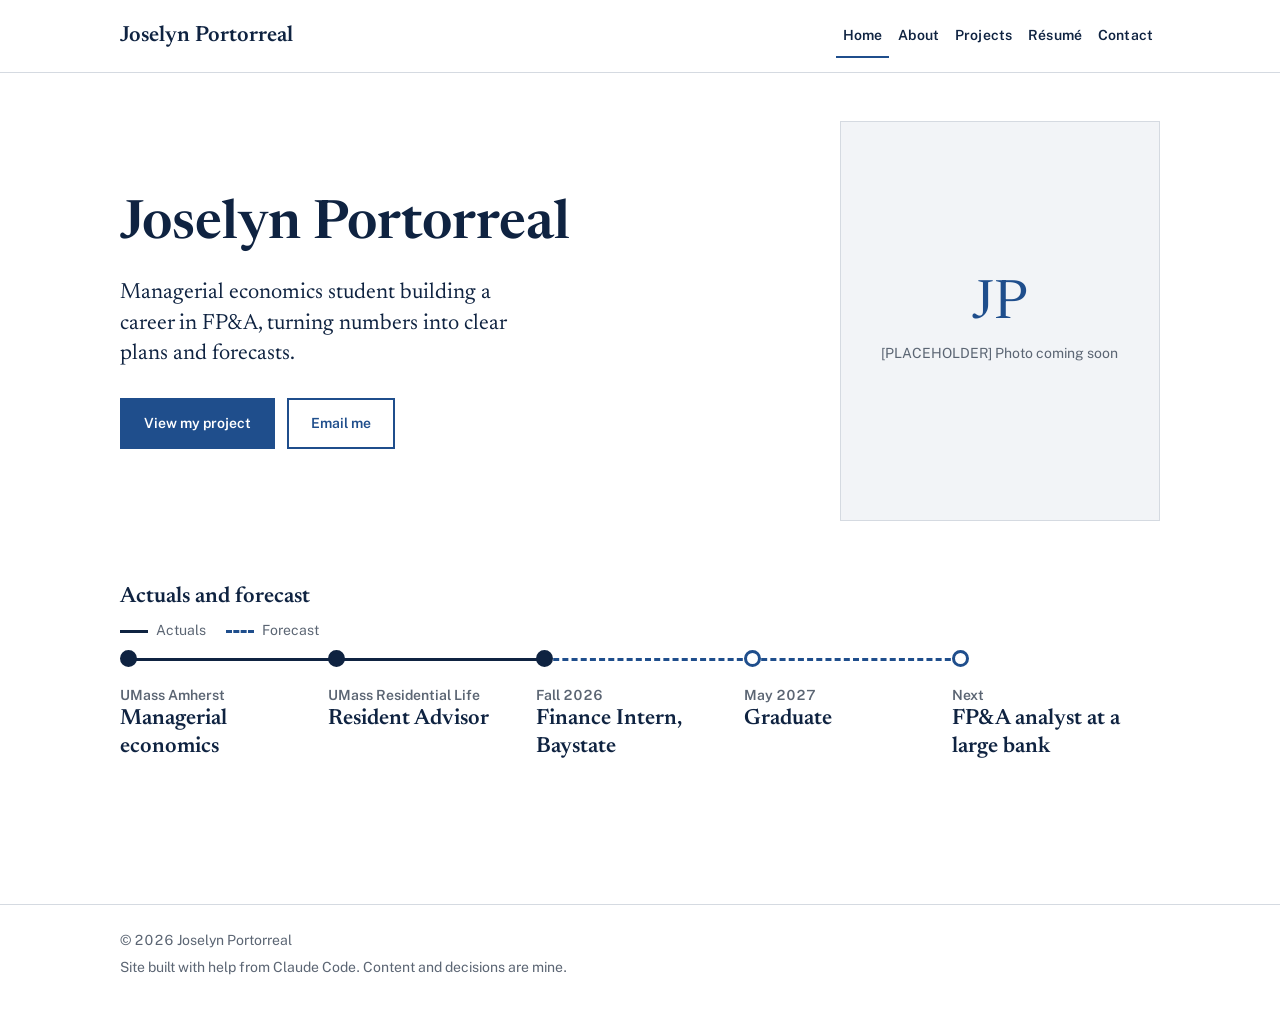
<file: index.html>
<!doctype html>
<html lang="en">
<head>
  <!-- Basic page setup -->
  <meta charset="utf-8">
  <meta name="viewport" content="width=device-width, initial-scale=1">
  <title>Joselyn Portorreal — FP&amp;A</title>
  <meta name="description" content="Joselyn Portorreal — managerial economics student at UMass Amherst building a career in FP&amp;A.">
  <meta name="theme-color" content="#0F2341">
  <!-- How the link looks when shared (LinkedIn, texts, email) -->
  <meta property="og:title" content="Joselyn Portorreal — FP&amp;A">
  <meta property="og:description" content="Joselyn Portorreal — managerial economics student at UMass Amherst building a career in FP&amp;A.">
  <meta property="og:type" content="website">
  <!-- Small navy icon in the browser tab -->
  <link rel="icon" href="./favicon.svg" type="image/svg+xml">
  <!-- Fonts: Newsreader (headings) and Public Sans (body); the site falls back to Georgia/Arial offline -->
  <link rel="preconnect" href="https://fonts.googleapis.com">
  <link rel="preconnect" href="https://fonts.gstatic.com" crossorigin>
  <link rel="stylesheet" href="https://fonts.googleapis.com/css2?family=Newsreader:opsz,wght@6..72,400;6..72,600&family=Public+Sans:wght@400;600&display=swap">
  <!-- Shared styles for every page -->
  <link rel="stylesheet" href="./styles.css">
</head>
<body>
  <!-- Header: name (links home) and the menu, same on every page -->
  <header class="site-header">
    <div class="wrap">
      <a class="brand" href="./index.html">Joselyn Portorreal</a>
      <nav class="site-nav" aria-label="Main menu">
        <ul>
          <li><a href="./index.html" aria-current="page">Home</a></li>
          <li><a href="./about.html">About</a></li>
          <li><a href="./projects.html">Projects</a></li>
          <li><a href="./resume.html">Résumé</a></li>
          <li><a href="./contact.html">Contact</a></li>
        </ul>
      </nav>
    </div>
  </header>

  <main>
    <div class="wrap">
      <!-- Intro: name, one-line pitch, and the two things a recruiter wants to do -->
      <section class="hero" aria-labelledby="hi">
        <div>
          <h1 id="hi">Joselyn Portorreal</h1>
          <p class="lead">Managerial economics student building a career in FP&amp;A, turning numbers into clear plans and forecasts.</p>
          <div class="actions">
            <a class="btn" href="./projects.html">View my project</a>
            <a class="btn secondary" href="mailto:joselyn.laup@gmail.com">Email me</a>
          </div>
        </div>
        <!-- Photo placeholder: replace with <img class="photo" src="./photo.jpg" ...> when the photo is added -->
        <div class="photo photo-placeholder" role="img" aria-label="Photo placeholder">
          <span class="initials" aria-hidden="true">JP</span>
          <p>[PLACEHOLDER] Photo coming soon</p>
        </div>
      </section>

      <!-- The path chart: what has happened (solid) and the plan (dashed) -->
      <section class="path" aria-labelledby="path-h">
        <h2 id="path-h">Actuals and forecast</h2>
        <p class="key"><span>Actuals</span><span class="fc">Forecast</span></p>
        <ol class="milestones">
          <li tabindex="0">
            <span class="dot" aria-hidden="true"></span>
            <span class="when">UMass Amherst</span>
            <span class="what">Managerial economics</span>
            <span class="detail">B.S. in Managerial Economics, expected May 2027.</span>
          </li>
          <li tabindex="0">
            <span class="dot" aria-hidden="true"></span>
            <span class="when">UMass Residential Life</span>
            <span class="what">Resident Advisor</span>
            <span class="detail">Taught me responsibility and how to stay calm under pressure.</span>
          </li>
          <li class="to-forecast" tabindex="0">
            <span class="dot" aria-hidden="true"></span>
            <span class="when">Fall 2026</span>
            <span class="what">Finance Intern, Baystate</span>
            <span class="detail">Hands-on work with real budget numbers.</span>
          </li>
          <li class="forecast" tabindex="0">
            <span class="dot" aria-hidden="true"></span>
            <span class="when">May 2027</span>
            <span class="what">Graduate</span>
            <span class="detail">B.S. in Managerial Economics, UMass Amherst.</span>
          </li>
          <li class="forecast" tabindex="0">
            <span class="dot" aria-hidden="true"></span>
            <span class="when">Next</span>
            <span class="what">FP&amp;A analyst at a large bank</span>
            <span class="detail">Budgets, forecasts and planning for internal teams.</span>
          </li>
        </ol>
      </section>
    </div>
  </main>

  <!-- Footer: copyright and AI disclosure -->
  <footer class="site-footer">
    <div class="wrap">
      <p>© 2026 Joselyn Portorreal</p>
      <p>Site built with help from Claude Code. Content and decisions are mine.</p>
    </div>
  </footer>
</body>
</html>
</file>
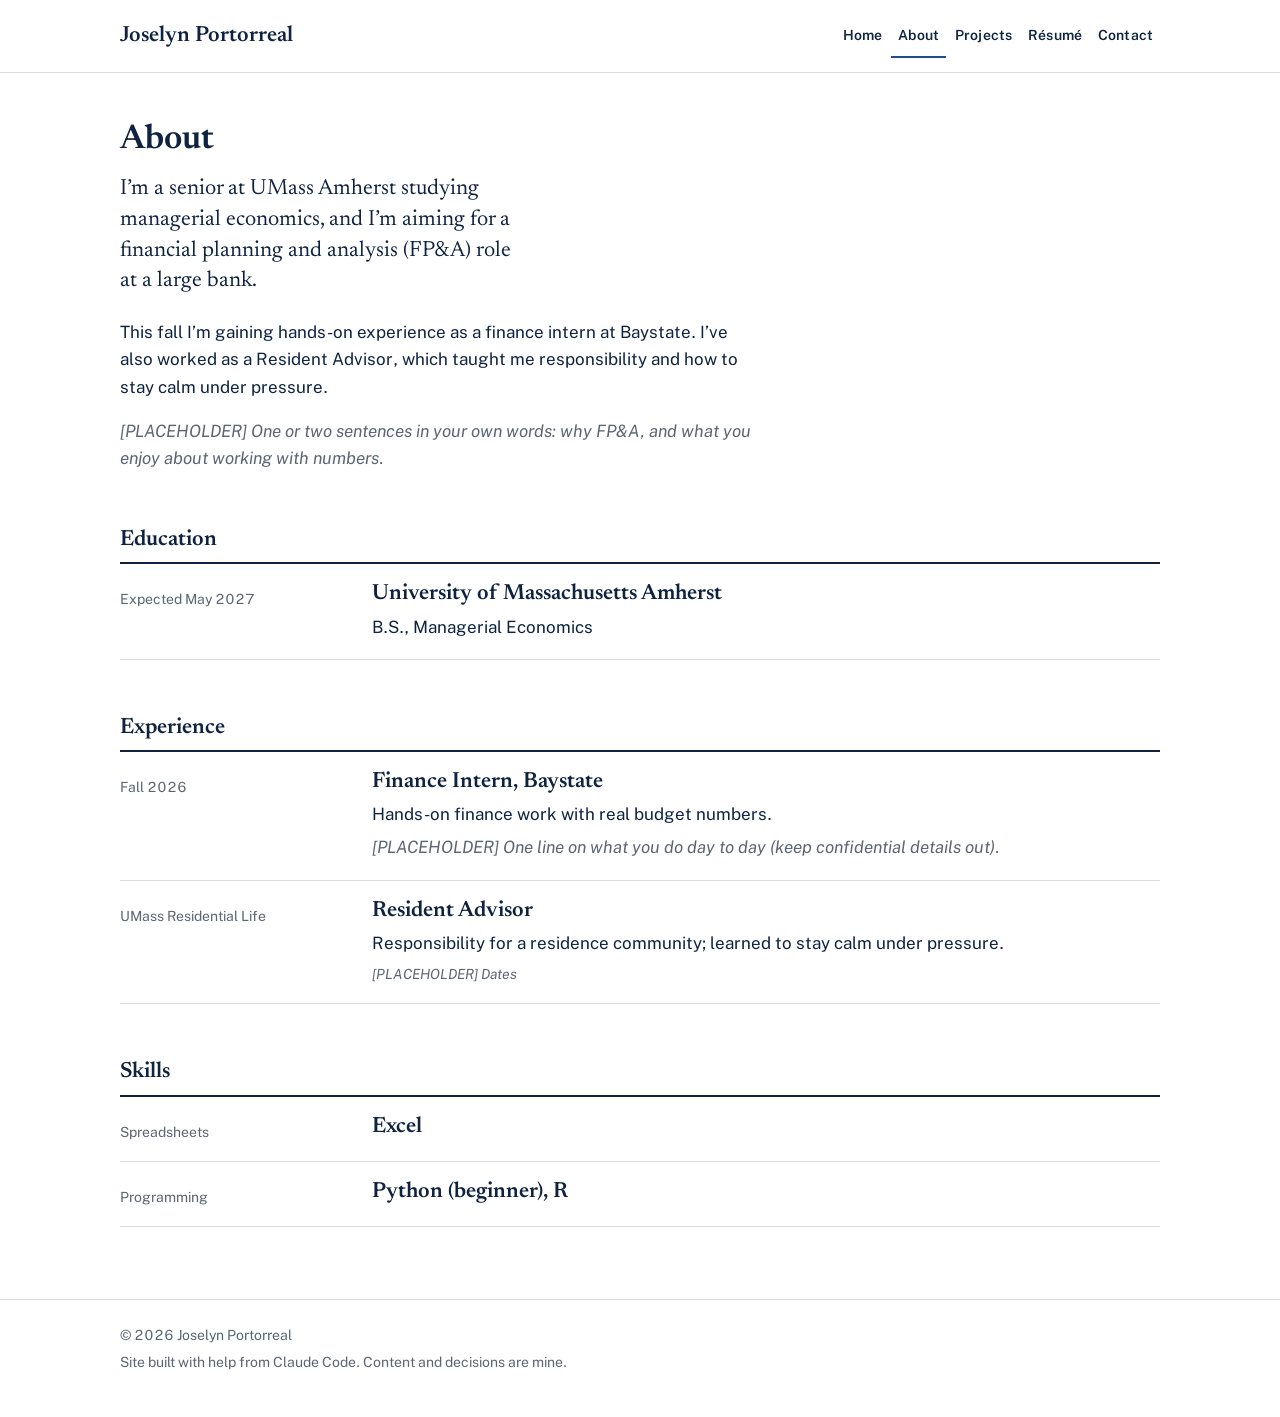
<file: about.html>
<!doctype html>
<html lang="en">
<head>
  <!-- Basic page setup -->
  <meta charset="utf-8">
  <meta name="viewport" content="width=device-width, initial-scale=1">
  <title>About — Joselyn Portorreal</title>
  <meta name="description" content="Joselyn Portorreal — managerial economics student at UMass Amherst building a career in FP&amp;A.">
  <meta name="theme-color" content="#0F2341">
  <!-- How the link looks when shared (LinkedIn, texts, email) -->
  <meta property="og:title" content="About — Joselyn Portorreal">
  <meta property="og:description" content="Joselyn Portorreal — managerial economics student at UMass Amherst building a career in FP&amp;A.">
  <meta property="og:type" content="website">
  <!-- Small navy icon in the browser tab -->
  <link rel="icon" href="./favicon.svg" type="image/svg+xml">
  <!-- Fonts: Newsreader (headings) and Public Sans (body); the site falls back to Georgia/Arial offline -->
  <link rel="preconnect" href="https://fonts.googleapis.com">
  <link rel="preconnect" href="https://fonts.gstatic.com" crossorigin>
  <link rel="stylesheet" href="https://fonts.googleapis.com/css2?family=Newsreader:opsz,wght@6..72,400;6..72,600&family=Public+Sans:wght@400;600&display=swap">
  <!-- Shared styles for every page -->
  <link rel="stylesheet" href="./styles.css">
</head>
<body>
  <!-- Header: name (links home) and the menu, same on every page -->
  <header class="site-header">
    <div class="wrap">
      <a class="brand" href="./index.html">Joselyn Portorreal</a>
      <nav class="site-nav" aria-label="Main menu">
        <ul>
          <li><a href="./index.html">Home</a></li>
          <li><a href="./about.html" aria-current="page">About</a></li>
          <li><a href="./projects.html">Projects</a></li>
          <li><a href="./resume.html">Résumé</a></li>
          <li><a href="./contact.html">Contact</a></li>
        </ul>
      </nav>
    </div>
  </header>

  <main>
    <div class="wrap">
      <h1 class="page-title">About</h1>
      <p class="lead">I’m a senior at UMass Amherst studying managerial economics, and I’m aiming for a financial planning and analysis (FP&amp;A) role at a large bank.</p>
      <p>This fall I’m gaining hands-on experience as a finance intern at Baystate. I’ve also worked as a Resident Advisor, which taught me responsibility and how to stay calm under pressure.</p>
      <p class="placeholder">[PLACEHOLDER] One or two sentences in your own words: why FP&amp;A, and what you enjoy about working with numbers.</p>

      <!-- Education -->
      <section class="section" aria-labelledby="edu">
        <h2 id="edu">Education</h2>
        <ul class="ledger">
          <li>
            <p class="item-meta">Expected May 2027</p>
            <div>
              <h3 class="item-title">University of Massachusetts Amherst</h3>
              <p class="item-body">B.S., Managerial Economics</p>
            </div>
          </li>
        </ul>
      </section>

      <!-- Experience -->
      <section class="section" aria-labelledby="exp">
        <h2 id="exp">Experience</h2>
        <ul class="ledger">
          <li>
            <p class="item-meta">Fall 2026</p>
            <div>
              <h3 class="item-title">Finance Intern, Baystate</h3>
              <p class="item-body">Hands-on finance work with real budget numbers.</p>
              <p class="item-body placeholder">[PLACEHOLDER] One line on what you do day to day (keep confidential details out).</p>
            </div>
          </li>
          <li>
            <p class="item-meta">UMass Residential Life</p>
            <div>
              <h3 class="item-title">Resident Advisor</h3>
              <p class="item-body">Responsibility for a residence community; learned to stay calm under pressure.</p>
              <p class="item-meta placeholder">[PLACEHOLDER] Dates</p>
            </div>
          </li>
        </ul>
      </section>

      <!-- Skills -->
      <section class="section" aria-labelledby="skills">
        <h2 id="skills">Skills</h2>
        <ul class="ledger">
          <li><p class="item-meta">Spreadsheets</p><div><h3 class="item-title">Excel</h3></div></li>
          <li><p class="item-meta">Programming</p><div><h3 class="item-title">Python (beginner), R</h3></div></li>
        </ul>
      </section>
    </div>
  </main>

  <!-- Footer: copyright and AI disclosure -->
  <footer class="site-footer">
    <div class="wrap">
      <p>© 2026 Joselyn Portorreal</p>
      <p>Site built with help from Claude Code. Content and decisions are mine.</p>
    </div>
  </footer>
</body>
</html>
</file>
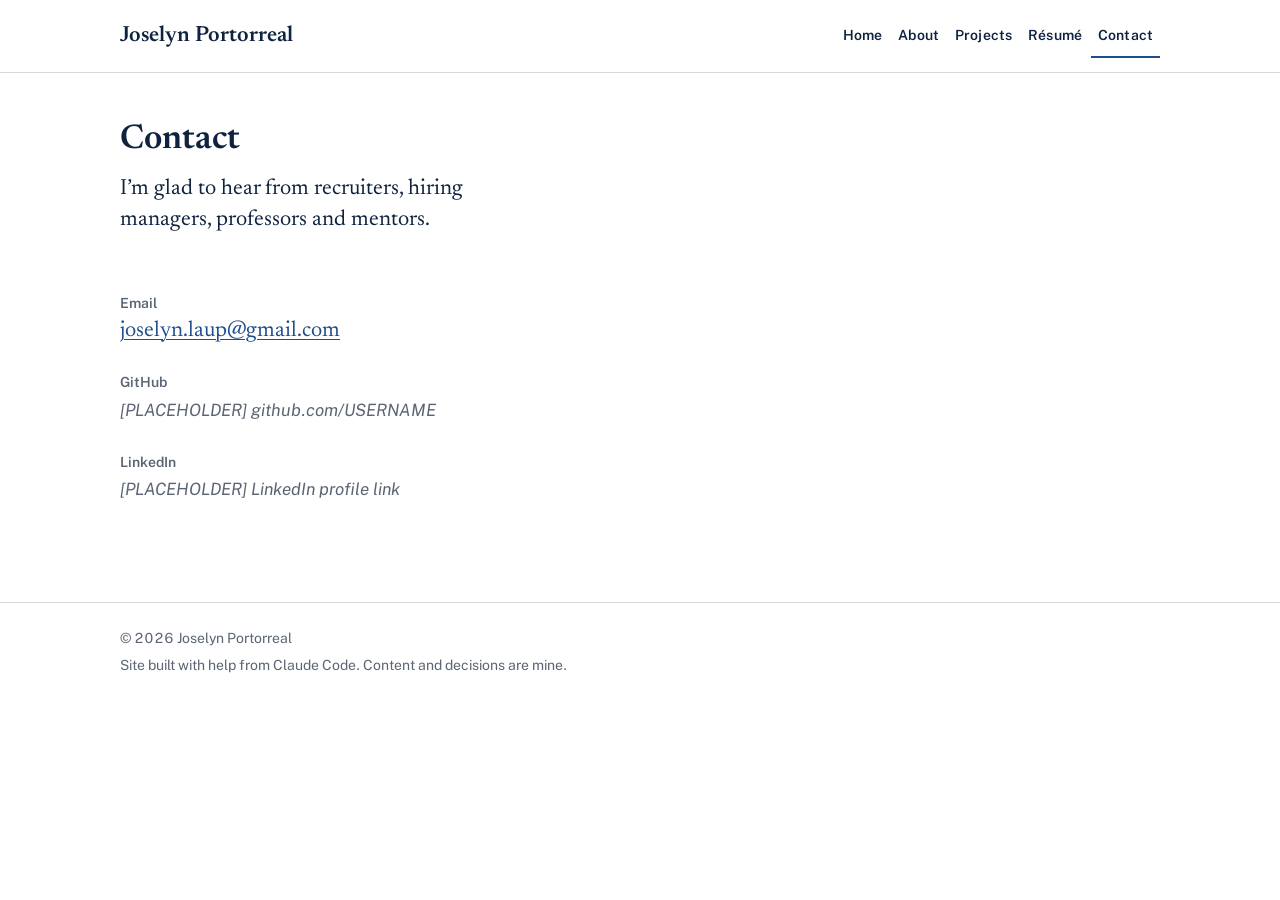
<file: contact.html>
<!doctype html>
<html lang="en">
<head>
  <!-- Basic page setup -->
  <meta charset="utf-8">
  <meta name="viewport" content="width=device-width, initial-scale=1">
  <title>Contact — Joselyn Portorreal</title>
  <meta name="description" content="Joselyn Portorreal — managerial economics student at UMass Amherst building a career in FP&amp;A.">
  <meta name="theme-color" content="#0F2341">
  <!-- How the link looks when shared (LinkedIn, texts, email) -->
  <meta property="og:title" content="Contact — Joselyn Portorreal">
  <meta property="og:description" content="Joselyn Portorreal — managerial economics student at UMass Amherst building a career in FP&amp;A.">
  <meta property="og:type" content="website">
  <!-- Small navy icon in the browser tab -->
  <link rel="icon" href="./favicon.svg" type="image/svg+xml">
  <!-- Fonts: Newsreader (headings) and Public Sans (body); the site falls back to Georgia/Arial offline -->
  <link rel="preconnect" href="https://fonts.googleapis.com">
  <link rel="preconnect" href="https://fonts.gstatic.com" crossorigin>
  <link rel="stylesheet" href="https://fonts.googleapis.com/css2?family=Newsreader:opsz,wght@6..72,400;6..72,600&family=Public+Sans:wght@400;600&display=swap">
  <!-- Shared styles for every page -->
  <link rel="stylesheet" href="./styles.css">
</head>
<body>
  <!-- Header: name (links home) and the menu, same on every page -->
  <header class="site-header">
    <div class="wrap">
      <a class="brand" href="./index.html">Joselyn Portorreal</a>
      <nav class="site-nav" aria-label="Main menu">
        <ul>
          <li><a href="./index.html">Home</a></li>
          <li><a href="./about.html">About</a></li>
          <li><a href="./projects.html">Projects</a></li>
          <li><a href="./resume.html">Résumé</a></li>
          <li><a href="./contact.html" aria-current="page">Contact</a></li>
        </ul>
      </nav>
    </div>
  </header>

  <main>
    <div class="wrap">
      <h1 class="page-title">Contact</h1>
      <p class="lead">I’m glad to hear from recruiters, hiring managers, professors and mentors.</p>

      <dl class="contact-list section">
        <dt>Email</dt>
        <dd><a href="mailto:joselyn.laup@gmail.com">joselyn.laup@gmail.com</a></dd>
        <dt>GitHub</dt>
        <dd><span class="placeholder">[PLACEHOLDER] github.com/USERNAME</span></dd>
        <dt>LinkedIn</dt>
        <dd><span class="placeholder">[PLACEHOLDER] LinkedIn profile link</span></dd>
      </dl>
    </div>
  </main>

  <!-- Footer: copyright and AI disclosure -->
  <footer class="site-footer">
    <div class="wrap">
      <p>© 2026 Joselyn Portorreal</p>
      <p>Site built with help from Claude Code. Content and decisions are mine.</p>
    </div>
  </footer>
</body>
</html>
</file>
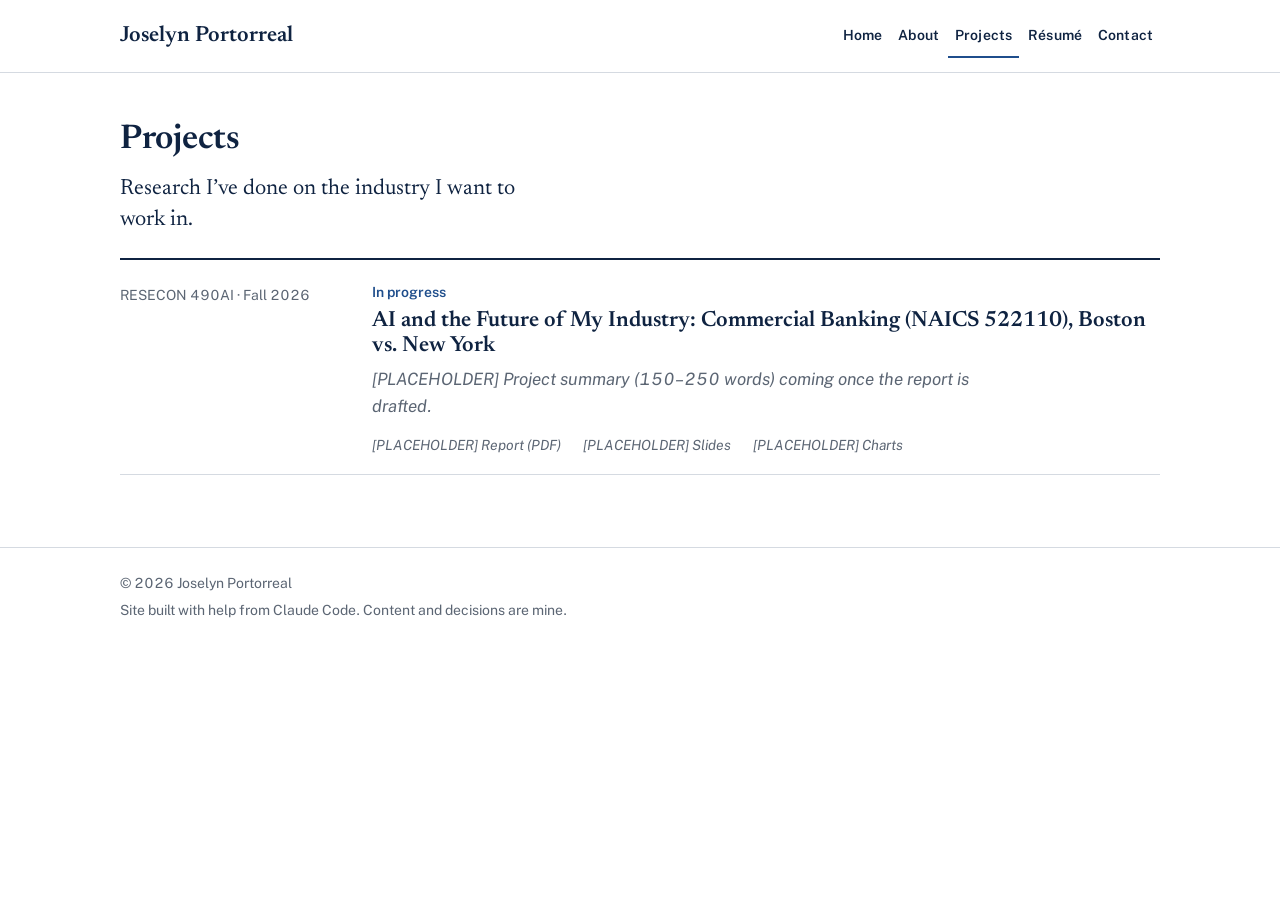
<file: projects.html>
<!doctype html>
<html lang="en">
<head>
  <!-- Basic page setup -->
  <meta charset="utf-8">
  <meta name="viewport" content="width=device-width, initial-scale=1">
  <title>Projects — Joselyn Portorreal</title>
  <meta name="description" content="Joselyn Portorreal — managerial economics student at UMass Amherst building a career in FP&amp;A.">
  <meta name="theme-color" content="#0F2341">
  <!-- How the link looks when shared (LinkedIn, texts, email) -->
  <meta property="og:title" content="Projects — Joselyn Portorreal">
  <meta property="og:description" content="Joselyn Portorreal — managerial economics student at UMass Amherst building a career in FP&amp;A.">
  <meta property="og:type" content="website">
  <!-- Small navy icon in the browser tab -->
  <link rel="icon" href="./favicon.svg" type="image/svg+xml">
  <!-- Fonts: Newsreader (headings) and Public Sans (body); the site falls back to Georgia/Arial offline -->
  <link rel="preconnect" href="https://fonts.googleapis.com">
  <link rel="preconnect" href="https://fonts.gstatic.com" crossorigin>
  <link rel="stylesheet" href="https://fonts.googleapis.com/css2?family=Newsreader:opsz,wght@6..72,400;6..72,600&family=Public+Sans:wght@400;600&display=swap">
  <!-- Shared styles for every page -->
  <link rel="stylesheet" href="./styles.css">
</head>
<body>
  <!-- Header: name (links home) and the menu, same on every page -->
  <header class="site-header">
    <div class="wrap">
      <a class="brand" href="./index.html">Joselyn Portorreal</a>
      <nav class="site-nav" aria-label="Main menu">
        <ul>
          <li><a href="./index.html">Home</a></li>
          <li><a href="./about.html">About</a></li>
          <li><a href="./projects.html" aria-current="page">Projects</a></li>
          <li><a href="./resume.html">Résumé</a></li>
          <li><a href="./contact.html">Contact</a></li>
        </ul>
      </nav>
    </div>
  </header>

  <main>
    <div class="wrap">
      <h1 class="page-title">Projects</h1>
      <p class="lead">Research I’ve done on the industry I want to work in.</p>

      <ul class="ledger">
        <li>
          <p class="item-meta">RESECON 490AI · Fall 2026</p>
          <div>
            <span class="status">In progress</span>
            <h2 class="item-title">AI and the Future of My Industry: Commercial Banking (NAICS 522110), Boston vs. New York</h2>
            <p class="item-body placeholder">[PLACEHOLDER] Project summary (150–250 words) coming once the report is drafted.</p>
            <!-- Placeholder links: no href yet, so they can't be clicked by mistake -->
            <ul class="project-links">
              <li><a class="placeholder">[PLACEHOLDER] Report (PDF)</a></li>
              <li><a class="placeholder">[PLACEHOLDER] Slides</a></li>
              <li><a class="placeholder">[PLACEHOLDER] Charts</a></li>
            </ul>
          </div>
        </li>
      </ul>
    </div>
  </main>

  <!-- Footer: copyright and AI disclosure -->
  <footer class="site-footer">
    <div class="wrap">
      <p>© 2026 Joselyn Portorreal</p>
      <p>Site built with help from Claude Code. Content and decisions are mine.</p>
    </div>
  </footer>
</body>
</html>
</file>
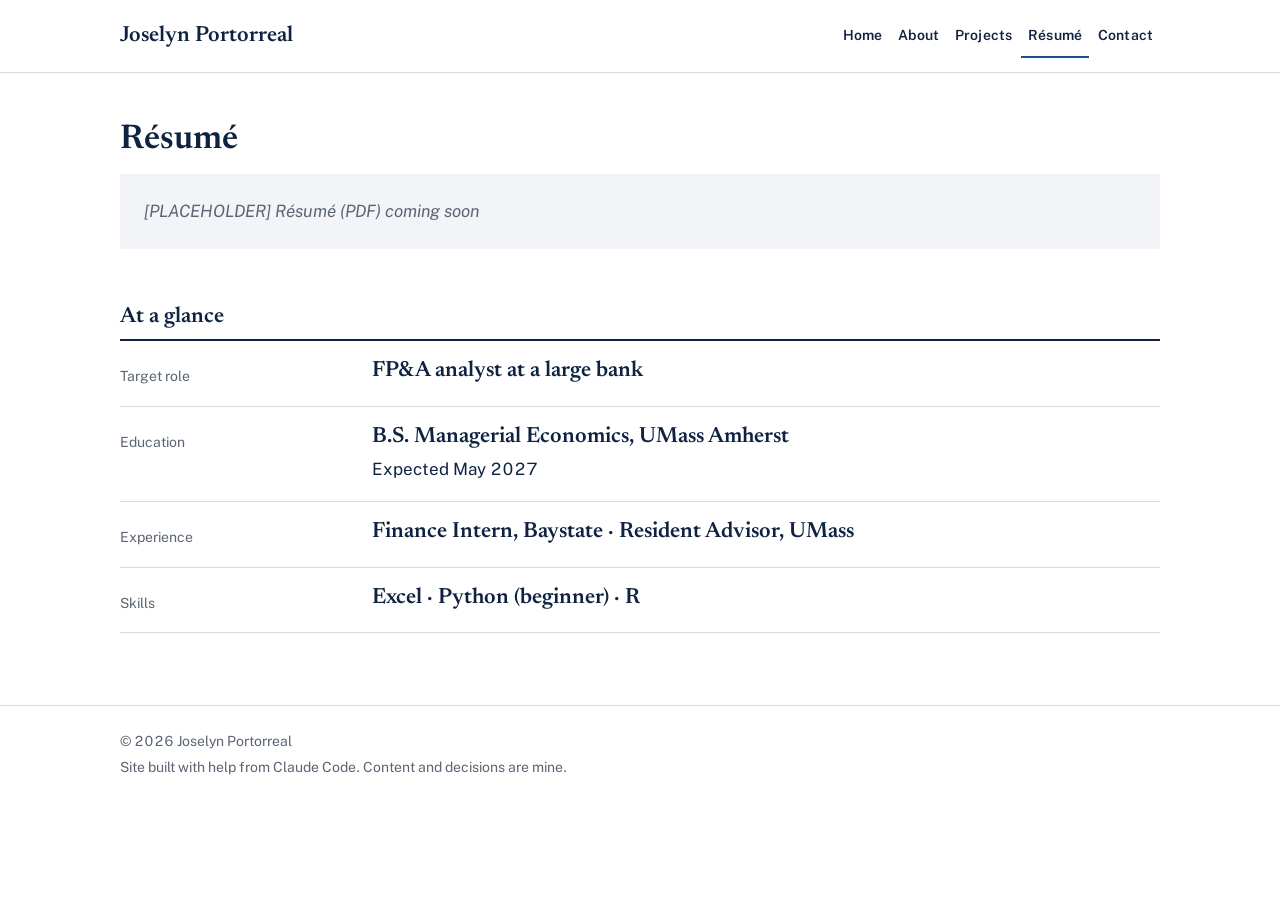
<file: resume.html>
<!doctype html>
<html lang="en">
<head>
  <!-- Basic page setup -->
  <meta charset="utf-8">
  <meta name="viewport" content="width=device-width, initial-scale=1">
  <title>Résumé — Joselyn Portorreal</title>
  <meta name="description" content="Joselyn Portorreal — managerial economics student at UMass Amherst building a career in FP&amp;A.">
  <meta name="theme-color" content="#0F2341">
  <!-- How the link looks when shared (LinkedIn, texts, email) -->
  <meta property="og:title" content="Résumé — Joselyn Portorreal">
  <meta property="og:description" content="Joselyn Portorreal — managerial economics student at UMass Amherst building a career in FP&amp;A.">
  <meta property="og:type" content="website">
  <!-- Small navy icon in the browser tab -->
  <link rel="icon" href="./favicon.svg" type="image/svg+xml">
  <!-- Fonts: Newsreader (headings) and Public Sans (body); the site falls back to Georgia/Arial offline -->
  <link rel="preconnect" href="https://fonts.googleapis.com">
  <link rel="preconnect" href="https://fonts.gstatic.com" crossorigin>
  <link rel="stylesheet" href="https://fonts.googleapis.com/css2?family=Newsreader:opsz,wght@6..72,400;6..72,600&family=Public+Sans:wght@400;600&display=swap">
  <!-- Shared styles for every page -->
  <link rel="stylesheet" href="./styles.css">
</head>
<body>
  <!-- Header: name (links home) and the menu, same on every page -->
  <header class="site-header">
    <div class="wrap">
      <a class="brand" href="./index.html">Joselyn Portorreal</a>
      <nav class="site-nav" aria-label="Main menu">
        <ul>
          <li><a href="./index.html">Home</a></li>
          <li><a href="./about.html">About</a></li>
          <li><a href="./projects.html">Projects</a></li>
          <li><a href="./resume.html" aria-current="page">Résumé</a></li>
          <li><a href="./contact.html">Contact</a></li>
        </ul>
      </nav>
    </div>
  </header>

  <main>
    <div class="wrap">
      <h1 class="page-title">Résumé</h1>
      <!-- When site/resume.pdf exists, replace this panel with a link: <a class="btn" href="./resume.pdf">Download my résumé (PDF)</a> -->
      <div class="panel">
        <p class="placeholder" style="margin:0">[PLACEHOLDER] Résumé (PDF) coming soon</p>
      </div>

      <section class="section" aria-labelledby="glance">
        <h2 id="glance">At a glance</h2>
        <ul class="ledger">
          <li><p class="item-meta">Target role</p><div><h3 class="item-title">FP&amp;A analyst at a large bank</h3></div></li>
          <li><p class="item-meta">Education</p><div><h3 class="item-title">B.S. Managerial Economics, UMass Amherst</h3><p class="item-body">Expected May 2027</p></div></li>
          <li><p class="item-meta">Experience</p><div><h3 class="item-title">Finance Intern, Baystate · Resident Advisor, UMass</h3></div></li>
          <li><p class="item-meta">Skills</p><div><h3 class="item-title">Excel · Python (beginner) · R</h3></div></li>
        </ul>
      </section>
    </div>
  </main>

  <!-- Footer: copyright and AI disclosure -->
  <footer class="site-footer">
    <div class="wrap">
      <p>© 2026 Joselyn Portorreal</p>
      <p>Site built with help from Claude Code. Content and decisions are mine.</p>
    </div>
  </footer>
</body>
</html>
</file>
<file: styles.css>
/* ==========================================================
   styles.css — shared by every page of Joselyn's site
   Order: tokens → base → layout → components → page parts
   ========================================================== */

/* ---------- 1. Design tokens (change colors and sizes here) ---------- */
:root {
  --ground: #FFFFFF;     /* page background: white paper */
  --ink: #0F2341;        /* main text: deep navy */
  --accent: #1F4E8C;     /* links, buttons, the forecast line */
  --surface: #F2F4F7;    /* light gray panels */
  --muted: #5B6573;      /* secondary text (passes 4.5:1 on white) */
  --rule: #D5DAE1;       /* thin ledger lines */

  --serif: "Newsreader", Georgia, "Times New Roman", serif;          /* headings */
  --sans: "Public Sans", "Helvetica Neue", Arial, sans-serif;        /* body and numbers */

  /* Five type sizes, clearly far apart */
  --s1: 14px;   /* small labels, footer */
  --s2: 17px;   /* body text */
  --s3: 22px;   /* sub-headings, line-item titles */
  --s4: 34px;   /* page headings */
  --s5: 54px;   /* the name on Home */

  --wrap: 1080px;  /* maximum content width */
  --gutter: 20px;  /* side padding on phones */
}

/* ---------- 2. Base ---------- */
*, *::before, *::after { box-sizing: border-box; }   /* sizes include padding */

html { -webkit-text-size-adjust: 100%; }             /* stop iPhone from enlarging text */

body {
  margin: 0;                                          /* no default browser margin */
  background: var(--ground);                          /* white page */
  color: var(--ink);                                  /* navy text */
  font-family: var(--sans);                           /* body font */
  font-size: var(--s2);                               /* body size */
  line-height: 1.6;                                   /* comfortable reading */
  font-variant-numeric: tabular-nums;                 /* numbers line up, like a spreadsheet */
  caret-color: var(--accent);                         /* themed text cursor */
}

::selection { background: var(--accent); color: #fff; }  /* themed text highlight */

h1, h2, h3 {
  font-family: var(--serif);   /* serious, trustworthy headings */
  font-weight: 600;            /* firm but not heavy */
  line-height: 1.15;           /* tight heading lines */
  margin: 0 0 0.4em;           /* small gap below */
}

p { margin: 0 0 1em; max-width: 64ch; }   /* readable line length */

a {
  color: var(--accent);             /* navy links */
  text-underline-offset: 3px;       /* underline sits clear of the letters */
  text-decoration-thickness: 1px;   /* fine underline */
}
a:hover { color: var(--ink); }      /* darker on hover */

/* Visible keyboard focus everywhere (never removed) */
:focus-visible { outline: 3px solid var(--accent); outline-offset: 3px; }

/* Screen-reader-only helper */
.sr-only {
  position: absolute; width: 1px; height: 1px;   /* tiny */
  overflow: hidden; clip: rect(0 0 0 0);          /* hidden visually, still read aloud */
  white-space: nowrap;
}

/* Every placeholder is tinted so Joselyn can spot it on the page too */
.placeholder { color: var(--muted); font-style: italic; }

/* ---------- 3. Layout ---------- */
.wrap {
  max-width: var(--wrap);            /* keep lines from getting too long */
  margin: 0 auto;                    /* center the column */
  padding: 0 var(--gutter);          /* side breathing room */
}

/* Header: name on the left, menu on the right */
.site-header { border-bottom: 1px solid var(--rule); }   /* one ledger line under the header */
.site-header .wrap {
  display: flex;                    /* name and menu in a row */
  flex-wrap: wrap;                  /* menu drops below on narrow phones */
  align-items: center;              /* vertically centered */
  justify-content: space-between;   /* push apart */
  gap: 8px 24px;                    /* space when wrapped */
  padding-top: 14px; padding-bottom: 14px;
}
.brand {
  font-family: var(--serif);        /* name in the heading face */
  font-size: var(--s3);             /* clear but not loud */
  font-weight: 600;
  color: var(--ink);
  text-decoration: none;            /* it's a home link, not body text */
}
.site-nav ul {
  list-style: none;                 /* no bullets */
  margin: 0; padding: 0;
  display: flex; flex-wrap: wrap;   /* menu items in a row, wrapping if needed */
  gap: 4px 2px;
}
.site-nav a {
  display: inline-block;            /* gives it a real touch target */
  padding: 10px 7px;                /* at least 44px tall with line-height; narrow sides so all five fit on a phone */
  font-size: var(--s1);
  font-weight: 600;
  letter-spacing: 0.01em;
  color: var(--ink);
  text-decoration: none;
  border-bottom: 2px solid transparent;   /* reserved space for the active marker */
}
.site-nav a:hover { color: var(--accent); }
.site-nav a[aria-current="page"] { border-bottom-color: var(--accent); }  /* shows which page you're on */

main { padding: 48px 0 72px; }   /* space above and below page content */

/* Footer */
.site-footer {
  border-top: 1px solid var(--rule);   /* closing ledger line */
  color: var(--muted);
  font-size: var(--s1);
  padding: 24px 0 40px;
}
.site-footer p { margin: 0 0 4px; max-width: none; }

/* ---------- 4. Components ---------- */

/* Page heading block */
.page-title { font-size: var(--s4); }
.lead { font-size: var(--s3); line-height: 1.4; color: var(--ink); max-width: 34ch; font-family: var(--serif); font-weight: 400; }

/* Buttons: fully square, on purpose */
.actions { display: flex; flex-wrap: wrap; gap: 12px; margin-top: 28px; }
.btn {
  display: inline-block;
  padding: 12px 22px;                  /* 44px+ tall */
  font-weight: 600;
  font-size: var(--s1);
  text-decoration: none;
  border: 2px solid var(--accent);
  background: var(--accent);           /* solid navy */
  color: #fff;
  transition: background-color .15s ease, color .15s ease;  /* only color changes */
}
.btn:hover { background: var(--ink); border-color: var(--ink); color: #fff; }
.btn.secondary { background: transparent; color: var(--accent); }   /* outlined version */
.btn.secondary:hover { background: var(--surface); color: var(--ink); }

/* Ledger: rows separated by thin rules, like a budget sheet */
.ledger { list-style: none; margin: 0; padding: 0; border-top: 2px solid var(--ink); }  /* heavy top rule like a statement */
.ledger > li {
  display: grid;
  grid-template-columns: 1fr;          /* phone: one column */
  gap: 2px 32px;
  padding: 18px 0;
  border-bottom: 1px solid var(--rule);
}
.ledger .item-title { font-family: var(--serif); font-size: var(--s3); font-weight: 600; margin: 0; }
.ledger .item-meta { color: var(--muted); font-size: var(--s1); margin: 0; }   /* dates and places */
.ledger .item-body { margin: 6px 0 0; }

@media (min-width: 768px) {
  .ledger > li { grid-template-columns: 220px 1fr; }   /* desktop: label column + detail column */
  .ledger .item-meta { padding-top: 6px; }              /* line up with the title baseline */
}

/* Section headings inside a page */
.section { margin-top: 56px; }
.section h2 { font-size: var(--s3); }

/* Gray panel */
.panel { background: var(--surface); padding: 24px; }

/* ---------- 5. Home page ---------- */
.hero {
  display: grid;
  grid-template-columns: 1fr;          /* phone: stacked */
  gap: 32px;
  align-items: center;
}
.hero h1 { font-size: 40px; }           /* phone: smaller than desktop so the name fits */
@media (min-width: 768px) {
  .hero { grid-template-columns: 1.4fr 1fr; }   /* desktop: text left, photo right */
  .hero h1 { font-size: var(--s5); }
}

/* Photo, or its placeholder */
.photo {
  width: 100%;
  max-width: 320px;
  aspect-ratio: 4 / 5;                  /* portrait frame */
  justify-self: start;
  object-fit: cover;
}
@media (min-width: 768px) { .photo { justify-self: end; } }
.photo-placeholder {
  display: flex; flex-direction: column;
  align-items: center; justify-content: center;
  background: var(--surface);
  border: 1px solid var(--rule);
  color: var(--muted);
  text-align: center;
  padding: 16px;
}
.photo-placeholder .initials {
  font-family: var(--serif);
  font-size: var(--s5);
  color: var(--accent);
  line-height: 1;
  margin-bottom: 10px;
}
.photo-placeholder p { font-size: var(--s1); margin: 0; }

/* ---- The path chart: actuals (solid) → forecast (dashed) ---- */
.path { margin-top: 64px; }
.path h2 { font-size: var(--s3); }
.path .key { color: var(--muted); font-size: var(--s1); display: flex; flex-wrap: wrap; gap: 6px 20px; margin-bottom: 8px; }
.path .key span::before {                /* little line sample in the key */
  content: ""; display: inline-block;
  width: 28px; height: 0; vertical-align: middle; margin-right: 8px;
  border-top: 3px solid var(--ink);
}
.path .key .fc::before { border-top: 3px dashed var(--accent); }

.milestones {
  list-style: none; margin: 0; padding: 0;
  position: relative;
  display: grid;
  grid-template-columns: 1fr;           /* phone: a vertical line */
}
/* Phone: vertical line down the left */
.milestones > li {
  position: relative;
  padding: 0 0 26px 34px;               /* room for the line and the dot */
}
.milestones > li::before {               /* the line segment for this step */
  content: "";
  position: absolute;
  left: 7px; top: 8px; bottom: -8px;
  border-left: 3px solid var(--ink);     /* actuals = solid navy */
}
.milestones > li.forecast::before,
.milestones > li.to-forecast::before { border-left: 3px dashed var(--accent); }  /* forecast = dashed (incl. the step from today into the future) */
.milestones > li:last-child::before { display: none; }   /* no line after the final goal */
.milestones .dot {                        /* the point on the line */
  position: absolute; left: 0; top: 4px;
  width: 17px; height: 17px;
  border-radius: 50%;                     /* points are fully round, on purpose */
  background: var(--ink);
  border: 3px solid var(--ink);
}
.milestones .forecast .dot { background: var(--ground); border-color: var(--accent); }  /* hollow = not yet happened */
.milestones .when { display: block; font-size: var(--s1); color: var(--muted); font-weight: 600; }
.milestones .what { display: block; font-family: var(--serif); font-size: var(--s3); font-weight: 600; line-height: 1.25; }
.milestones .detail { display: block; font-size: var(--s1); color: var(--muted); margin-top: 4px; max-width: 30ch; }

/* Desktop: the same points laid out left-to-right along one line */
@media (min-width: 900px) {
  .milestones { grid-template-columns: repeat(5, 1fr); padding-top: 34px; }
  .milestones > li { padding: 0 16px 0 0; outline-offset: 6px; }
  .milestones > li::before {               /* horizontal segment to the next point */
    left: 8px; right: -8px; top: -26px; bottom: auto;
    border-left: 0;
    border-top: 3px solid var(--ink);
    transform-origin: left center;         /* lets the line "draw" from left to right */
    animation: draw .5s ease-out both;     /* the one load moment */
  }
  .milestones > li.forecast::before,
  .milestones > li.to-forecast::before { border-left: 0; border-top: 3px dashed var(--accent); }
  .milestones .dot { top: -34px; left: 0; }
  /* Detail lines appear when you hover or tab to a point */
  .milestones .detail { opacity: 0; transition: opacity .2s ease; }
  .milestones > li:hover .detail,
  .milestones > li:focus .detail,
  .milestones > li:focus-within .detail { opacity: 1; }
  /* Each segment starts a little after the one before it */
  .milestones > li:nth-child(2)::before { animation-delay: .35s; }
  .milestones > li:nth-child(3)::before { animation-delay: .7s; }
  .milestones > li:nth-child(4)::before { animation-delay: 1.05s; }
}
@keyframes draw { from { transform: scaleX(0); } to { transform: scaleX(1); } }

/* Still version for anyone who has reduced motion turned on */
@media (prefers-reduced-motion: reduce) {
  .milestones > li::before { animation: none !important; }
  .milestones .detail { transition: none; }
  .btn { transition: none; }
}

/* ---------- 6. Projects page ---------- */
.project-links { list-style: none; padding: 0; margin: 14px 0 0; display: flex; flex-wrap: wrap; gap: 8px 22px; }
.project-links li { font-size: var(--s1); }
.status { display: inline-block; font-size: var(--s1); font-weight: 600; color: var(--accent); margin-bottom: 6px; }

/* ---------- 7. Contact page ---------- */
.contact-list dt { font-size: var(--s1); color: var(--muted); font-weight: 600; }
.contact-list dd { margin: 0 0 22px; font-size: var(--s3); font-family: var(--serif); }
.contact-list dd .placeholder { font-family: var(--sans); font-size: var(--s2); }
</file>
